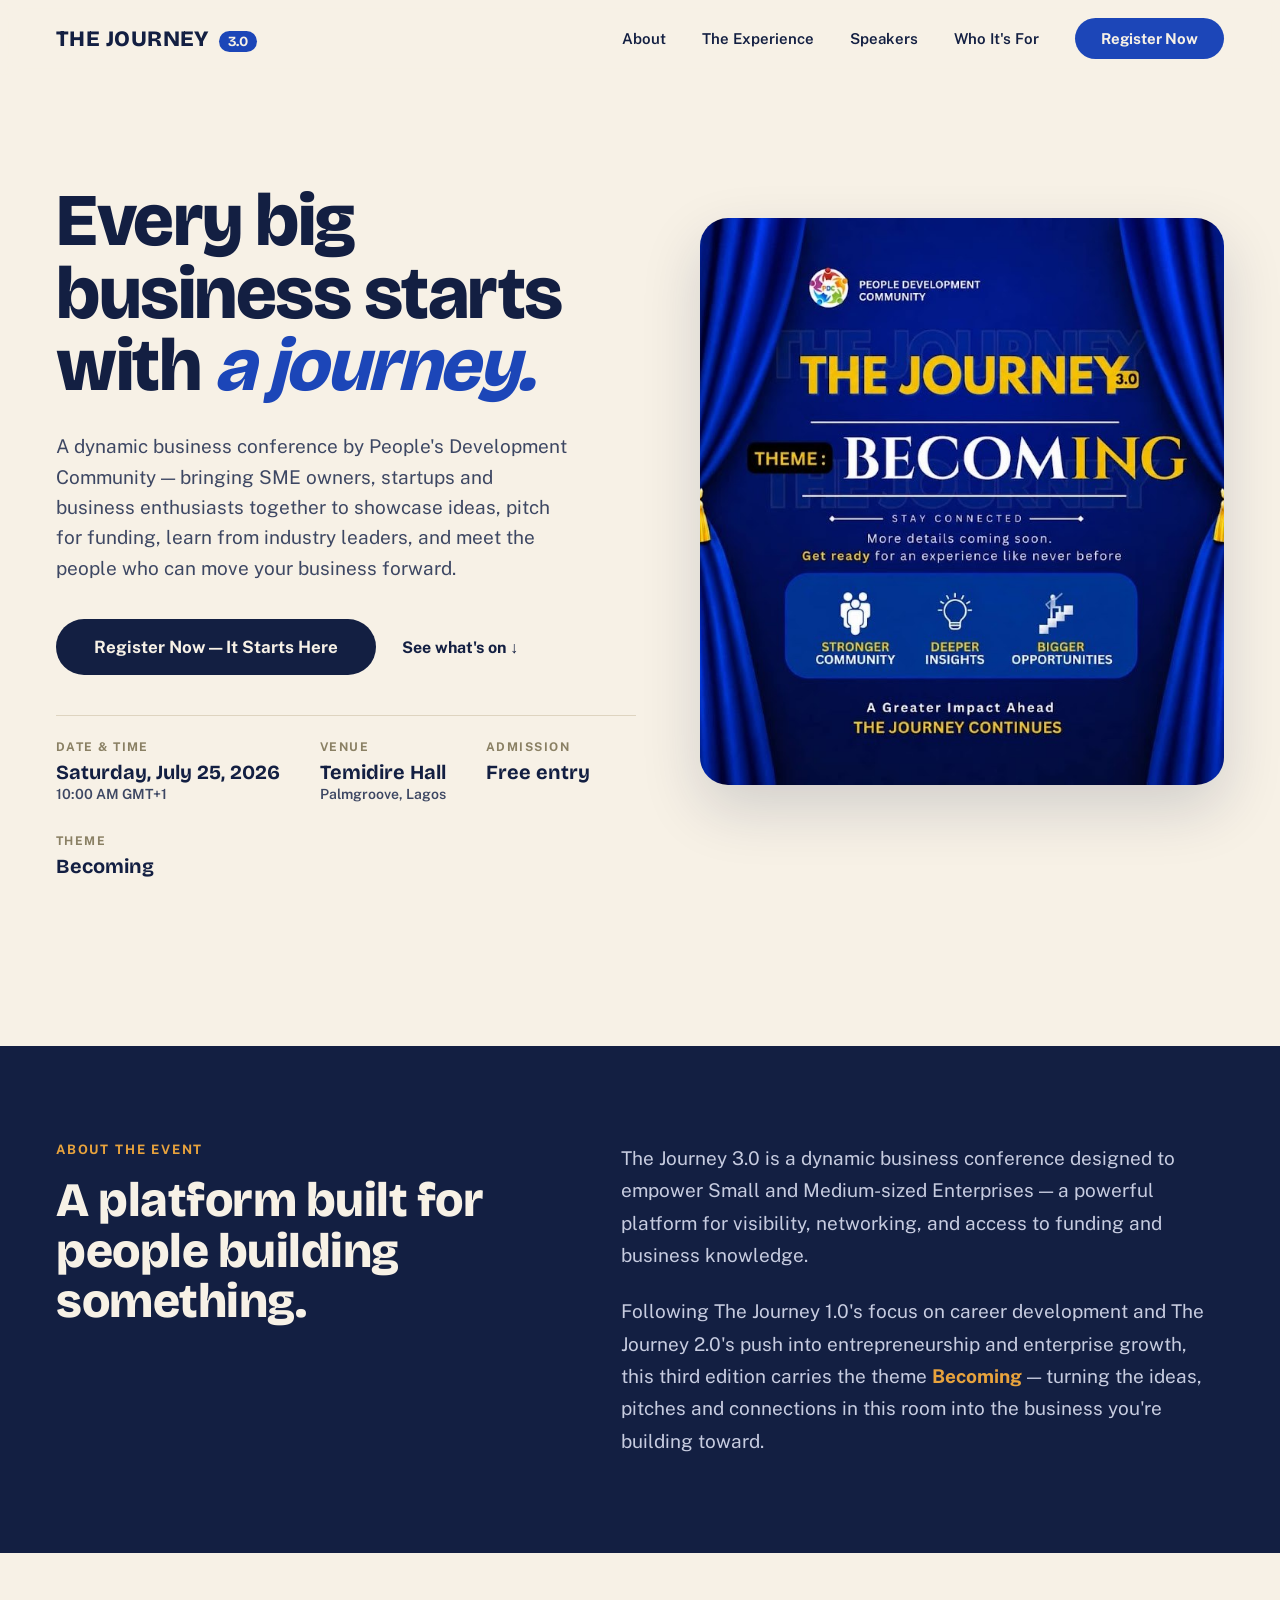
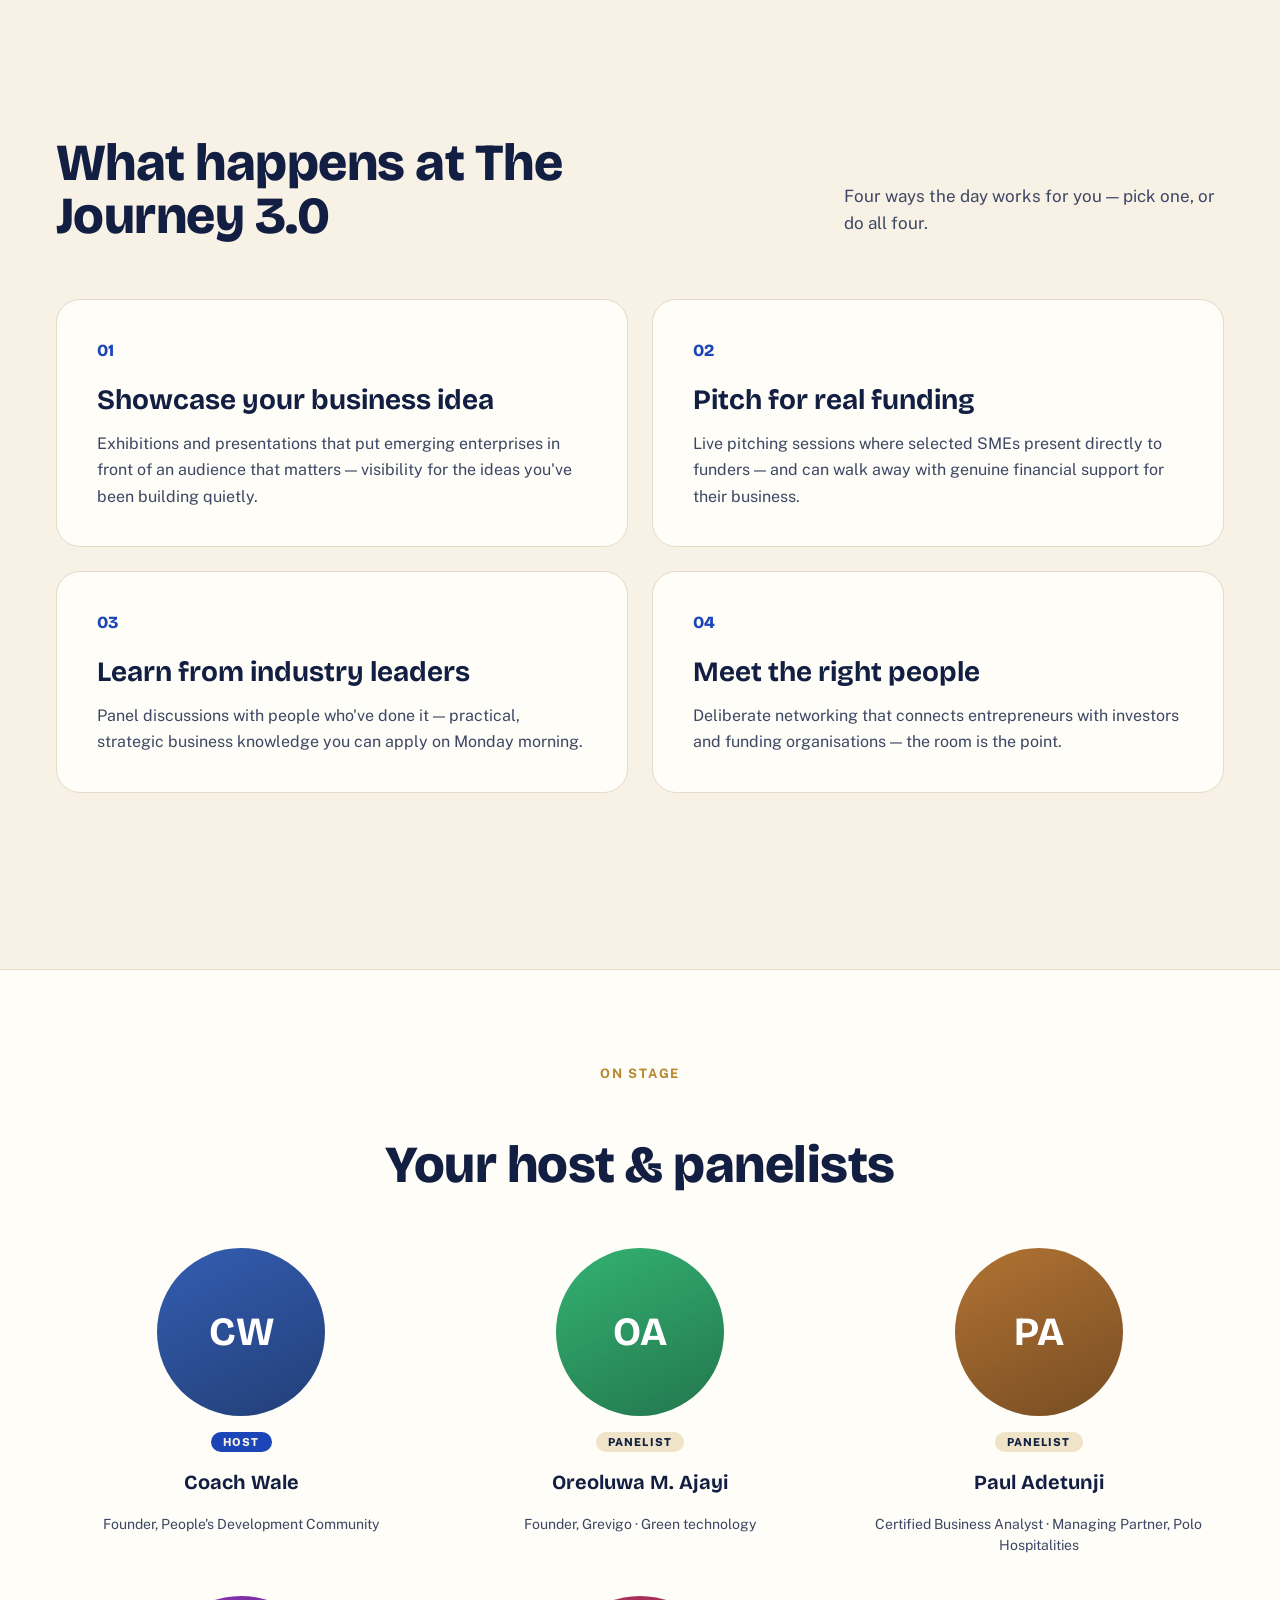
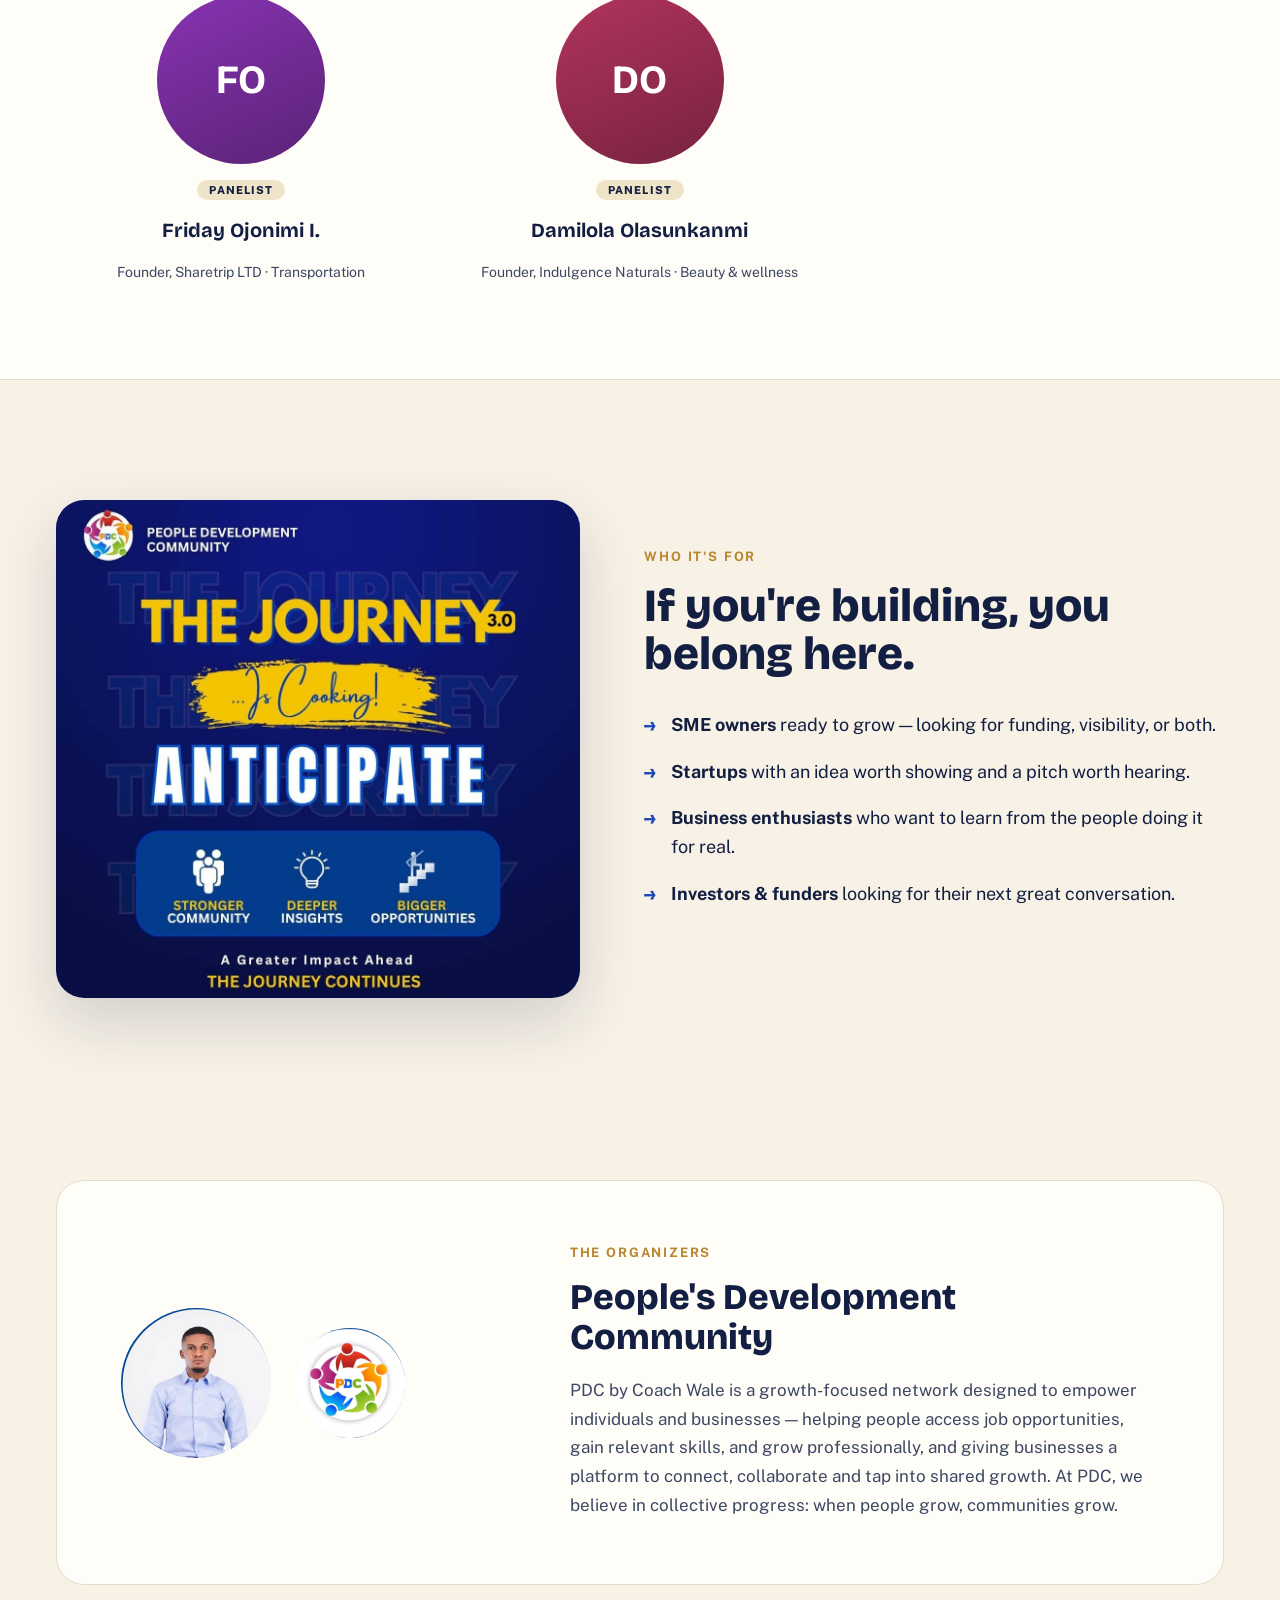
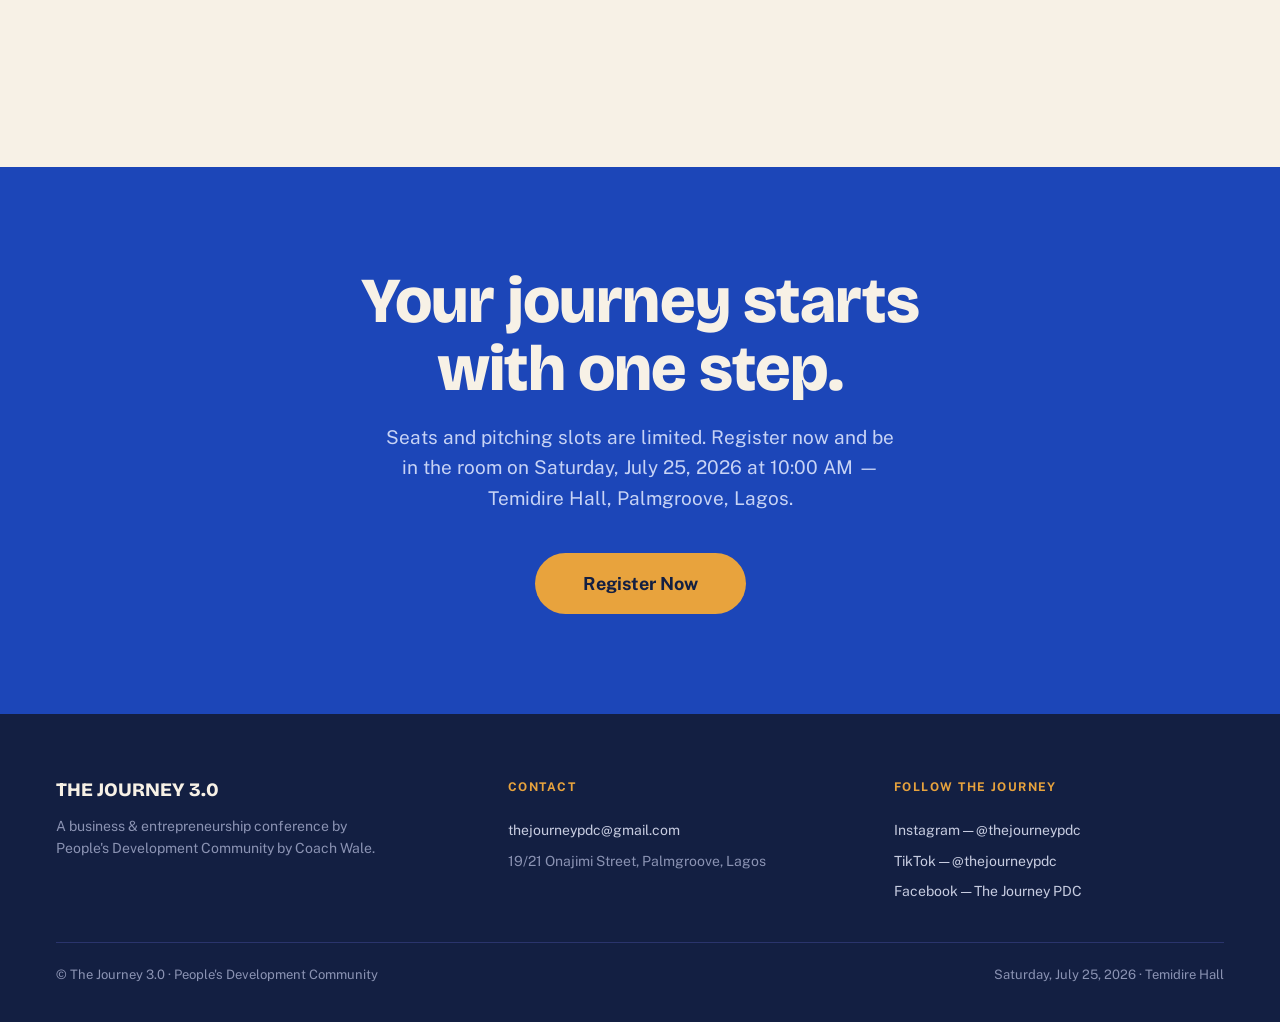
<file: index.html>
<!DOCTYPE html>
<html lang="en">
<head>
<meta charset="UTF-8">
<meta name="viewport" content="width=device-width, initial-scale=1">
<title>The Journey 3.0 — A Business &amp; Entrepreneurship Conference by PDC</title>
<meta name="description" content="The Journey 3.0 — a business conference by People's Development Community. Showcase your idea, pitch for funding, learn from industry leaders, and network. Saturday, July 25, 2026 · Temidire Hall, Palmgroove, Lagos.">
<link rel="icon" href="data:image/svg+xml,%3Csvg xmlns='http://www.w3.org/2000/svg' viewBox='0 0 100 100'%3E%3Crect width='100' height='100' rx='22' fill='%231C46B8'/%3E%3Ctext x='50' y='66' font-family='Georgia,serif' font-size='54' font-weight='bold' fill='%23F7F1E6' text-anchor='middle'%3EJ%3C/text%3E%3C/svg%3E">
<link rel="preconnect" href="https://fonts.googleapis.com">
<link rel="preconnect" href="https://fonts.gstatic.com" crossorigin>
<link href="https://fonts.googleapis.com/css2?family=Bricolage+Grotesque:opsz,wght@12..96,400;12..96,500;12..96,600;12..96,700;12..96,800&family=Public+Sans:wght@400;500;600;700&display=swap" rel="stylesheet">
<link rel="stylesheet" href="css/style.css">
<script>document.documentElement.classList.add('has-js');</script>
</head>
<body>

<a class="skip-link" href="#main">Skip to content</a>

<!-- NAV -->
<header class="site-header" id="site-header">
  <nav class="nav" aria-label="Primary">
    <a href="#top" class="brand">
      <span class="brand-name">THE JOURNEY</span>
      <span class="brand-badge">3.0</span>
    </a>

    <button class="nav-toggle" id="navToggle" aria-expanded="false" aria-controls="navLinks" aria-label="Toggle menu">
      <span></span><span></span><span></span>
    </button>

    <div class="nav-links" id="navLinks">
      <a href="#about">About</a>
      <a href="#experience">The Experience</a>
      <a href="#speakers">Speakers</a>
      <a href="#who">Who It's For</a>
      <a href="https://docs.google.com/forms/d/e/1FAIpQLSeCxUw0g_NNE8lM4z4w_Zka0_Lqnj76fguVW5Y6GfzP4TiDfA/viewform" class="btn btn-primary btn-nav">Register Now</a>
    </div>
  </nav>
</header>

<main id="main">

  <!-- HERO -->
  <section class="hero" id="top">
    <div class="hero-inner reveal">
      <div class="hero-copy">
        <h1 class="hero-title">
          Every big<br>business starts<br>with <em>a journey.</em>
        </h1>
        <p class="hero-lede">
          A dynamic business conference by People's Development Community — bringing SME owners, startups and business enthusiasts together to showcase ideas, pitch for funding, learn from industry leaders, and meet the people who can move your business forward.
        </p>
        <div class="hero-actions">
          <a href="https://docs.google.com/forms/d/e/1FAIpQLSeCxUw0g_NNE8lM4z4w_Zka0_Lqnj76fguVW5Y6GfzP4TiDfA/viewform" class="btn btn-dark">Register Now — It Starts Here</a>
          <a href="#experience" class="btn btn-ghost">See what's on ↓</a>
        </div>
        <div class="hero-stats">
          <div class="stat">
            <div class="stat-label">Date &amp; time</div>
            <div class="stat-value">Saturday, July 25, 2026</div>
            <div class="stat-sub">10:00 AM GMT+1</div>
          </div>
          <div class="stat">
            <div class="stat-label">Venue</div>
            <div class="stat-value">Temidire Hall</div>
            <div class="stat-sub">Palmgroove, Lagos</div>
          </div>
          <div class="stat">
            <div class="stat-label">Admission</div>
            <div class="stat-value">Free entry</div>
          </div>
          <div class="stat">
            <div class="stat-label">Theme</div>
            <div class="stat-value">Becoming</div>
          </div>
        </div>
      </div>

      <div class="hero-media">
        <div class="hero-photo-frame">
          <img class="hero-photo" src="assets/images/hero-teaser.jpg" alt="The Journey 3.0 — theme: Becoming. Stronger community, deeper insights, bigger opportunities.">
        </div>
      </div>
    </div>
  </section>

  <!-- ABOUT -->
  <section class="about" id="about">
    <div class="about-inner reveal">
      <div class="about-head">
        <div class="eyebrow eyebrow-amber">About the event</div>
        <h2>A platform built for people building something.</h2>
      </div>
      <div class="about-body">
        <p>The Journey 3.0 is a dynamic business conference designed to empower Small and Medium-sized Enterprises — a powerful platform for visibility, networking, and access to funding and business knowledge.</p>
        <p>Following The Journey 1.0's focus on career development and The Journey 2.0's push into entrepreneurship and enterprise growth, this third edition carries the theme <strong>Becoming</strong> — turning the ideas, pitches and connections in this room into the business you're building toward.</p>
      </div>
    </div>
  </section>

  <!-- EXPERIENCE / PILLARS -->
  <section class="experience" id="experience">
    <div class="section-head reveal">
      <h2>What happens at The Journey 3.0</h2>
      <p>Four ways the day works for you — pick one, or do all four.</p>
    </div>
    <div class="pillars">
      <div class="pillar reveal">
        <div class="pillar-num">01</div>
        <h3>Showcase your business idea</h3>
        <p>Exhibitions and presentations that put emerging enterprises in front of an audience that matters — visibility for the ideas you've been building quietly.</p>
      </div>
      <div class="pillar reveal">
        <div class="pillar-num">02</div>
        <h3>Pitch for real funding</h3>
        <p>Live pitching sessions where selected SMEs present directly to funders — and can walk away with genuine financial support for their business.</p>
      </div>
      <div class="pillar reveal">
        <div class="pillar-num">03</div>
        <h3>Learn from industry leaders</h3>
        <p>Panel discussions with people who've done it — practical, strategic business knowledge you can apply on Monday morning.</p>
      </div>
      <div class="pillar reveal">
        <div class="pillar-num">04</div>
        <h3>Meet the right people</h3>
        <p>Deliberate networking that connects entrepreneurs with investors and funding organisations — the room is the point.</p>
      </div>
    </div>
  </section>

  <!-- SPEAKERS -->
  <section class="speakers" id="speakers">
    <div class="speakers-inner">
      <div class="section-head center reveal">
        <div class="eyebrow eyebrow-gold">On stage</div>
        <h2>Your host &amp; panelists</h2>
      </div>
      <div class="speaker-grid">

        <div class="speaker reveal">
          <div class="speaker-photo placeholder-avatar" style="--avatar-hue:220;">CW</div>
          <div class="speaker-tag tag-host">Host</div>
          <div class="speaker-name">Coach Wale</div>
          <div class="speaker-role">Founder, People's Development Community</div>
        </div>

        <div class="speaker reveal">
          <div class="speaker-photo placeholder-avatar" style="--avatar-hue:150;">OA</div>
          <div class="speaker-tag tag-panelist">Panelist</div>
          <div class="speaker-name">Oreoluwa M. Ajayi</div>
          <div class="speaker-role">Founder, Grevigo · Green technology</div>
        </div>

        <div class="speaker reveal">
          <div class="speaker-photo placeholder-avatar" style="--avatar-hue:30;">PA</div>
          <div class="speaker-tag tag-panelist">Panelist</div>
          <div class="speaker-name">Paul Adetunji</div>
          <div class="speaker-role">Certified Business Analyst · Managing Partner, Polo Hospitalities</div>
        </div>

        <div class="speaker reveal">
          <div class="speaker-photo placeholder-avatar" style="--avatar-hue:280;">FO</div>
          <div class="speaker-tag tag-panelist">Panelist</div>
          <div class="speaker-name">Friday Ojonimi I.</div>
          <div class="speaker-role">Founder, Sharetrip LTD · Transportation</div>
        </div>

        <div class="speaker reveal">
          <div class="speaker-photo placeholder-avatar" style="--avatar-hue:340;">DO</div>
          <div class="speaker-tag tag-panelist">Panelist</div>
          <div class="speaker-name">Damilola Olasunkanmi</div>
          <div class="speaker-role">Founder, Indulgence Naturals · Beauty &amp; wellness</div>
        </div>

      </div>
    </div>
  </section>

  <!-- WHO IT'S FOR -->
  <section class="who" id="who">
    <div class="who-inner">
      <div class="who-media reveal">
        <img class="who-photo" src="assets/images/who-teaser.jpg" alt="The Journey 3.0 — Anticipate. Stronger community, deeper insights, bigger opportunities.">
      </div>
      <div class="who-copy reveal">
        <div class="eyebrow eyebrow-gold">Who it's for</div>
        <h2>If you're building, you belong here.</h2>
        <div class="who-list">
          <div class="who-item">
            <span class="arrow">→</span>
            <p><strong>SME owners</strong> ready to grow — looking for funding, visibility, or both.</p>
          </div>
          <div class="who-item">
            <span class="arrow">→</span>
            <p><strong>Startups</strong> with an idea worth showing and a pitch worth hearing.</p>
          </div>
          <div class="who-item">
            <span class="arrow">→</span>
            <p><strong>Business enthusiasts</strong> who want to learn from the people doing it for real.</p>
          </div>
          <div class="who-item">
            <span class="arrow">→</span>
            <p><strong>Investors &amp; funders</strong> looking for their next great conversation.</p>
          </div>
        </div>
      </div>
    </div>
  </section>

  <!-- ORGANIZERS -->
  <section class="organizers">
    <div class="organizers-card reveal">
      <div class="organizers-media">
        <div class="organizer-photo">
          <img src="assets/images/organizer-wale.jpg" alt="Coach Wale, founder of People's Development Community" loading="lazy">
        </div>
        <div class="organizer-logo">
          <img src="assets/images/pdc-logo.jpg" alt="People's Development Community (PDC) logo" loading="lazy">
        </div>
      </div>
      <div class="organizers-copy">
        <div class="eyebrow eyebrow-gold">The organizers</div>
        <h2>People's Development Community</h2>
        <p>PDC by Coach Wale is a growth-focused network designed to empower individuals and businesses — helping people access job opportunities, gain relevant skills, and grow professionally, and giving businesses a platform to connect, collaborate and tap into shared growth. At PDC, we believe in collective progress: when people grow, communities grow.</p>
      </div>
    </div>
  </section>

  <!-- REGISTER CTA -->
  <section class="cta">
    <div class="cta-inner reveal">
      <h2>Your journey starts<br>with one step.</h2>
      <p>Seats and pitching slots are limited. Register now and be in the room on Saturday, July 25, 2026 at 10:00 AM — Temidire Hall, Palmgroove, Lagos.</p>
      <a href="https://docs.google.com/forms/d/e/1FAIpQLSeCxUw0g_NNE8lM4z4w_Zka0_Lqnj76fguVW5Y6GfzP4TiDfA/viewform" class="btn btn-amber">Register Now</a>
    </div>
  </section>

</main>

<!-- FOOTER -->
<footer class="site-footer">
  <div class="footer-inner">
    <div class="footer-grid">
      <div class="footer-brand">
        <span class="footer-brand-name">THE JOURNEY 3.0</span>
        <p>A business &amp; entrepreneurship conference by People's Development Community by Coach Wale.</p>
      </div>
      <div class="footer-col">
        <div class="footer-heading">Contact</div>
        <a href="mailto:thejourneypdc@gmail.com">thejourneypdc@gmail.com</a>
        <span>19/21 Onajimi Street, Palmgroove, Lagos</span>
      </div>
      <div class="footer-col">
        <div class="footer-heading">Follow the journey</div>
        <a href="https://www.instagram.com/thejourneypdc" target="_blank" rel="noopener">Instagram — @thejourneypdc</a>
        <a href="https://www.tiktok.com/@thejourneypdc" target="_blank" rel="noopener">TikTok — @thejourneypdc</a>
        <a href="https://www.facebook.com/share/18szcYSQQF/" target="_blank" rel="noopener">Facebook — The Journey PDC</a>
      </div>
    </div>
    <div class="footer-bottom">
      <span>© The Journey 3.0 · People's Development Community</span>
      <span>Saturday, July 25, 2026 · Temidire Hall</span>
    </div>
  </div>
</footer>

<script src="js/script.js"></script>
</body>
</html>
</file>
<file: css/style.css>
/* ---------------------------------------------------
   The Journey 3.0 — stylesheet
   Brand: warm cream + cobalt blue + amber accents
--------------------------------------------------- */

:root {
  --cream: #F7F1E6;
  --cream-card: #FFFDF8;
  --ink: #131F42;
  --ink-soft: #3D4763;
  --cobalt: #1C46B8;
  --cobalt-dark: #16368F;
  --amber: #E8A33D;
  --border: #E5DCC8;
  --border-soft: #DED4C0;
  --muted-gold: #8A8064;
  --gold-label: #B8862F;
  --footer-bg: #131F42;
  --footer-muted: #8B93B3;
  --footer-border: #2A346C;

  --font-display: 'Bricolage Grotesque', sans-serif;
  --font-body: 'Public Sans', sans-serif;

  --container: 1360px;
  --pad: clamp(20px, 5vw, 56px);

  --ease: cubic-bezier(0.16, 1, 0.3, 1);
}

* { box-sizing: border-box; }

html {
  scroll-behavior: smooth;
}

body {
  margin: 0;
  padding: 0;
  background: var(--cream);
  font-family: var(--font-body);
  color: var(--ink);
  -webkit-font-smoothing: antialiased;
  overflow-x: hidden;
}

a {
  color: var(--cobalt);
  text-decoration: none;
  transition: color 0.2s var(--ease);
}
a:hover { color: var(--amber); }

img { max-width: 100%; display: block; }

h1, h2, h3 {
  font-family: var(--font-display);
  margin: 0;
}

p { margin: 0; }

.skip-link {
  position: absolute;
  left: -999px;
  top: 0;
  background: var(--ink);
  color: var(--cream);
  padding: 12px 20px;
  border-radius: 0 0 8px 0;
  z-index: 1000;
}
.skip-link:focus {
  left: 0;
  color: var(--cream);
}

/* ---------- Buttons ---------- */
.btn {
  display: inline-block;
  font-weight: 700;
  border-radius: 99px;
  text-align: center;
  transition: background 0.25s var(--ease), color 0.25s var(--ease), transform 0.2s var(--ease), box-shadow 0.25s var(--ease);
  white-space: nowrap;
}
.btn:active { transform: translateY(1px); }

.btn-primary {
  font-size: 15px;
  color: var(--cream);
  background: var(--cobalt);
  padding: 12px 26px;
}
.btn-primary:hover { background: var(--cobalt-dark); color: var(--cream); box-shadow: 0 8px 20px rgba(28,70,184,0.25); }

.btn-dark {
  font-size: 17px;
  color: var(--cream);
  background: var(--ink);
  padding: 18px 38px;
}
.btn-dark:hover { background: var(--cobalt); color: var(--cream); box-shadow: 0 10px 28px rgba(19,31,66,0.25); }

.btn-ghost {
  font-size: 16px;
  color: var(--ink);
  padding: 18px 10px;
  background: transparent;
}
.btn-ghost:hover { color: var(--cobalt); transform: translateX(2px); }

.btn-amber {
  font-size: 18px;
  color: var(--ink);
  background: var(--amber);
  padding: 20px 48px;
}
.btn-amber:hover { background: var(--cream); color: var(--ink); box-shadow: 0 10px 30px rgba(0,0,0,0.15); }

/* ---------- Nav ---------- */
.site-header {
  position: sticky;
  top: 0;
  z-index: 100;
  background: rgba(247, 241, 230, 0.85);
  backdrop-filter: blur(10px);
  -webkit-backdrop-filter: blur(10px);
  transition: box-shadow 0.3s var(--ease);
}
.site-header.scrolled {
  box-shadow: 0 4px 20px rgba(19, 31, 66, 0.08);
}

.nav {
  display: flex;
  align-items: center;
  justify-content: space-between;
  padding: 18px var(--pad);
  max-width: var(--container);
  margin: 0 auto;
  position: relative;
}

.brand {
  display: flex;
  align-items: baseline;
  gap: 10px;
  color: var(--ink);
  position: relative;
  z-index: 111;
}
.brand:hover { color: var(--ink); }
.brand-name {
  font-family: var(--font-display);
  font-weight: 800;
  font-size: clamp(17px, 3vw, 22px);
  letter-spacing: 0.02em;
}
.brand-badge {
  font-family: var(--font-display);
  font-weight: 700;
  font-size: 14px;
  color: var(--cream);
  background: var(--cobalt);
  padding: 2px 9px;
  border-radius: 99px;
}

.nav-links {
  display: flex;
  align-items: center;
  gap: 36px;
}
.nav-links a:not(.btn) {
  font-size: 15px;
  font-weight: 600;
  color: var(--ink);
}
.nav-links a:not(.btn):hover { color: var(--cobalt); }

.nav-toggle {
  display: none;
  flex-direction: column;
  justify-content: center;
  align-items: center;
  gap: 5px;
  width: 42px;
  height: 42px;
  background: none;
  border: none;
  cursor: pointer;
  z-index: 110;
}
.nav-toggle span {
  display: block;
  width: 22px;
  height: 2px;
  background: var(--ink);
  border-radius: 2px;
  transition: transform 0.3s var(--ease), opacity 0.3s var(--ease);
}
.nav-toggle[aria-expanded="true"] span:nth-child(1) { transform: translateY(7px) rotate(45deg); }
.nav-toggle[aria-expanded="true"] span:nth-child(2) { opacity: 0; }
.nav-toggle[aria-expanded="true"] span:nth-child(3) { transform: translateY(-7px) rotate(-45deg); }

/* ---------- Layout helpers ---------- */
main > section,
.hero {
  max-width: var(--container);
  margin: 0 auto;
}
main > section + section {
  margin-top: 80px;
}

.eyebrow {
  font-size: 13px;
  font-weight: 700;
  letter-spacing: 0.14em;
  text-transform: uppercase;
  margin-bottom: 18px;
}
.eyebrow-amber { color: var(--amber); }
.eyebrow-gold { color: var(--gold-label); }

/* ---------- Hero ---------- */
.hero { padding: clamp(24px, 4vw, 48px) var(--pad) clamp(48px, 8vw, 88px); }

.hero-inner {
  display: grid;
  grid-template-columns: minmax(0, 1.05fr) minmax(0, 0.95fr);
  gap: clamp(32px, 6vw, 64px);
  align-items: center;
}

.hero-title {
  font-weight: 800;
  font-size: clamp(40px, 5.8vw, 84px);
  line-height: 0.98;
  letter-spacing: -0.02em;
  margin: 60px 0 clamp(20px, 3vw, 28px);
}
.hero-title em { font-style: italic; color: var(--cobalt); }

.hero-lede {
  font-size: clamp(16px, 1.8vw, 19px);
  line-height: 1.6;
  color: var(--ink-soft);
  max-width: 520px;
  margin: 0 0 clamp(24px, 4vw, 36px);
  text-wrap: pretty;
}

.hero-actions {
  display: flex;
  flex-wrap: wrap;
  align-items: center;
  gap: 16px;
  margin-bottom: clamp(28px, 4vw, 40px);
}

.hero-stats {
  display: flex;
  flex-wrap: wrap;
  gap: 32px 40px;
  border-top: 1.5px solid var(--border-soft);
  padding-top: 24px;
}
.stat-label {
  font-size: 12px;
  font-weight: 700;
  letter-spacing: 0.12em;
  text-transform: uppercase;
  color: var(--muted-gold);
  margin-bottom: 6px;
}
.stat-value {
  font-family: var(--font-display);
  font-size: 20px;
  font-weight: 700;
}
.stat-sub {
  font-size: 14px;
  font-weight: 600;
  color: var(--ink-soft);
  margin-top: 2px;
}

.hero-media { position: relative; }
.hero-photo-frame {
  position: relative;
  width: 100%;
  aspect-ratio: 1 / 1.08;
  min-height: 320px;
  border-radius: 28px;
  overflow: hidden;
  box-shadow: 0 24px 60px rgba(19,31,66,0.16);
}
.hero-photo {
  position: absolute;
  inset: 0;
  width: 100%;
  height: 100%;
  object-fit: cover;
  transition: transform 0.6s var(--ease);
}
.hero-photo-frame:hover .hero-photo { transform: scale(1.03); }

/* ---------- Image placeholders ---------- */
.img-placeholder {
  position: absolute;
  inset: 0;
  width: 100%;
  height: 100%;
  border-radius: 28px;
  border: 2px dashed var(--border-soft);
  background: linear-gradient(145deg, rgba(28,70,184,0.06), rgba(232,163,61,0.08));
  display: flex;
  flex-direction: column;
  align-items: center;
  justify-content: center;
  gap: 14px;
  color: var(--muted-gold);
  text-align: center;
  padding: 24px;
}
.img-placeholder svg {
  width: 40px;
  height: 40px;
  color: var(--cobalt);
  opacity: 0.6;
}
.img-placeholder span {
  font-size: 14px;
  font-weight: 600;
  max-width: 240px;
  line-height: 1.5;
}

.who-media {
  position: relative;
  width: 100%;
  aspect-ratio: 1 / 0.95;
  min-height: 260px;
  margin-top: 40px;
  border-radius: 28px;
  overflow: hidden;
  box-shadow: 0 24px 60px rgba(19,31,66,0.16);
}
.who-media .img-placeholder { position: absolute; }
.who-photo {
  position: absolute;
  inset: 0;
  width: 100%;
  height: 100%;
  object-fit: cover;
  transition: transform 0.6s var(--ease);
}
.who-media:hover .who-photo { transform: scale(1.03); }

/* ---------- About ---------- */
.about {
  background: var(--ink);
  color: var(--cream);
  max-width: none;
}
.about-inner {
  max-width: var(--container);
  margin: 0 auto;
  padding: clamp(56px, 9vw, 96px) var(--pad);
  display: grid;
  grid-template-columns: 0.9fr 1.1fr;
  gap: clamp(32px, 6vw, 72px);
  align-items: start;
}
.about-head h2 {
  font-weight: 800;
  font-size: clamp(30px, 4vw, 48px);
  line-height: 1.05;
  letter-spacing: -0.01em;
}
.about-body {
  display: flex;
  flex-direction: column;
  gap: 24px;
}
.about-body p {
  font-size: clamp(16px, 1.8vw, 19px);
  line-height: 1.7;
  color: #C7CCE0;
  text-wrap: pretty;
}
.about-body strong { color: var(--amber); }

/* ---------- Experience / pillars ---------- */
.experience { padding: clamp(56px, 9vw, 104px) var(--pad) clamp(56px, 8vw, 96px); }

.section-head {
  display: flex;
  align-items: end;
  justify-content: space-between;
  gap: 40px;
  margin-bottom: clamp(36px, 6vw, 56px);
  flex-wrap: wrap;
}
.section-head h2 {
  font-weight: 800;
  font-size: clamp(30px, 4.2vw, 52px);
  line-height: 1.02;
  letter-spacing: -0.01em;
  max-width: 560px;
}
.section-head p {
  font-size: 17px;
  line-height: 1.6;
  color: var(--ink-soft);
  max-width: 380px;
  margin-bottom: 6px;
  text-wrap: pretty;
}
.section-head.center {
  flex-direction: column;
  align-items: center;
  text-align: center;
}

.pillars {
  display: grid;
  grid-template-columns: repeat(2, minmax(0, 1fr));
  gap: 24px;
}
.pillar {
  background: var(--cream-card);
  border: 1.5px solid var(--border);
  border-radius: 24px;
  padding: clamp(28px, 4vw, 40px) clamp(24px, 4vw, 40px) clamp(24px, 4vw, 36px);
  transition: border-color 0.3s var(--ease), transform 0.3s var(--ease), box-shadow 0.3s var(--ease);
}
.pillar:hover {
  border-color: var(--cobalt);
  transform: translateY(-4px);
  box-shadow: 0 16px 36px rgba(19,31,66,0.08);
}
.pillar-num {
  font-family: var(--font-display);
  font-weight: 800;
  font-size: 17px;
  color: var(--cobalt);
  margin-bottom: 22px;
}
.pillar h3 {
  font-weight: 700;
  font-size: clamp(22px, 2.4vw, 28px);
  margin: 0 0 14px;
}
.pillar p {
  font-size: 16px;
  line-height: 1.65;
  color: var(--ink-soft);
  text-wrap: pretty;
}

/* ---------- Speakers ---------- */
.speakers {
  background: var(--cream-card);
  border-top: 1.5px solid var(--border);
  border-bottom: 1.5px solid var(--border);
  max-width: none;
}
.speakers-inner {
  max-width: var(--container);
  margin: 0 auto;
  padding: clamp(56px, 9vw, 96px) var(--pad);
}
.speaker-grid {
  display: grid;
  grid-template-columns: repeat(5, minmax(0, 1fr));
  gap: 28px;
}
.speaker {
  display: flex;
  flex-direction: column;
  align-items: center;
  text-align: center;
  gap: 16px;
}
.speaker-photo {
  width: clamp(120px, 16vw, 168px);
  aspect-ratio: 1 / 1;
  border-radius: 50%;
  overflow: hidden;
}
.speaker-photo img { width: 100%; height: 100%; object-fit: cover; }

.placeholder-avatar {
  display: flex;
  align-items: center;
  justify-content: center;
  font-family: var(--font-display);
  font-weight: 700;
  font-size: clamp(28px, 4vw, 40px);
  color: #fff;
  background: linear-gradient(155deg, hsl(var(--avatar-hue) 55% 45%), hsl(var(--avatar-hue) 55% 30%));
  transition: transform 0.3s var(--ease);
}
.speaker:hover .placeholder-avatar { transform: scale(1.04); }

.speaker-tag {
  display: inline-block;
  font-size: 11px;
  font-weight: 800;
  letter-spacing: 0.1em;
  text-transform: uppercase;
  border-radius: 99px;
  padding: 4px 12px;
}
.tag-host { color: var(--cream); background: var(--cobalt); }
.tag-panelist { color: var(--ink); background: #F0E4C8; }

.speaker-name {
  font-family: var(--font-display);
  font-weight: 700;
  font-size: clamp(17px, 2vw, 20px);
  margin-top: 2px;
}
.speaker-role {
  font-size: 14px;
  line-height: 1.5;
  color: var(--ink-soft);
  margin-top: 4px;
}

/* ---------- Who it's for ---------- */
.who { padding: 0 var(--pad) clamp(56px, 8vw, 104px); }
.who-inner {
  display: grid;
  grid-template-columns: minmax(0, 0.95fr) minmax(0, 1.05fr);
  gap: clamp(32px, 6vw, 64px);
  align-items: center;
}
.who-copy h2 {
  font-weight: 800;
  font-size: clamp(28px, 3.6vw, 46px);
  line-height: 1.05;
  margin: 0 0 clamp(20px, 3vw, 32px);
}
.who-list {
  display: flex;
  flex-direction: column;
  gap: 18px;
}
.who-item {
  display: flex;
  gap: 16px;
  align-items: baseline;
}
.who-item .arrow {
  font-family: var(--font-display);
  font-weight: 800;
  color: var(--cobalt);
  font-size: 18px;
  flex-shrink: 0;
}
.who-item p {
  font-size: clamp(16px, 1.8vw, 18px);
  line-height: 1.6;
  color: var(--ink);
}

/* ---------- Organizers ---------- */
.organizers { padding: 0 var(--pad) clamp(56px, 8vw, 104px); }
.organizers-card {
  background: var(--cream-card);
  border: 1.5px solid var(--border);
  border-radius: 28px;
  padding: clamp(32px, 5vw, 64px);
  display: grid;
  grid-template-columns: minmax(0, 0.4fr) minmax(0, 0.6fr);
  gap: clamp(32px, 5vw, 56px);
  align-items: center;
}
.organizers-media {
  display: flex;
  align-items: center;
  gap: 24px;
}
.organizer-photo {
  width: clamp(100px, 15vw, 150px);
  aspect-ratio: 1/1;
  border-radius: 50%;
  overflow: hidden;
  flex-shrink: 0;
}
.organizer-logo {
  width: clamp(76px, 11vw, 110px);
  aspect-ratio: 1/1;
  border-radius: 50%;
  overflow: hidden;
  flex-shrink: 0;
}
.organizer-photo img, .organizer-logo img { width: 100%; height: 100%; object-fit: cover; }
.organizers-copy h2 {
  font-weight: 800;
  font-size: clamp(24px, 3vw, 36px);
  line-height: 1.1;
  margin: 0 0 18px;
}
.organizers-copy p {
  font-size: 17px;
  line-height: 1.7;
  color: var(--ink-soft);
  text-wrap: pretty;
}

/* ---------- CTA ---------- */
.cta {
  background: var(--cobalt);
  color: var(--cream);
  max-width: none;
}
.cta-inner {
  max-width: var(--container);
  margin: 0 auto;
  padding: clamp(56px, 9vw, 100px) var(--pad);
  text-align: center;
}
.cta h2 {
  font-weight: 800;
  font-size: clamp(32px, 5vw, 64px);
  line-height: 1.05;
  letter-spacing: -0.015em;
  margin: 0 0 20px;
}
.cta p {
  font-size: clamp(16px, 1.8vw, 19px);
  line-height: 1.6;
  color: #C7D3F5;
  max-width: 520px;
  margin: 0 auto 40px;
  text-wrap: pretty;
}

/* ---------- Footer ---------- */
.site-footer {
  background: var(--footer-bg);
  color: var(--footer-muted);
}
.footer-inner {
  max-width: var(--container);
  margin: 0 auto;
  padding: clamp(40px, 7vw, 64px) var(--pad) 40px;
}
.footer-grid {
  display: grid;
  grid-template-columns: minmax(0, 1.2fr) minmax(0, 1fr) minmax(0, 1fr);
  gap: clamp(28px, 5vw, 56px);
  padding-bottom: 40px;
  border-bottom: 1px solid var(--footer-border);
}
.footer-brand-name {
  font-family: var(--font-display);
  font-weight: 800;
  font-size: 19px;
  color: var(--cream);
  display: block;
  margin-bottom: 14px;
}
.footer-brand p {
  font-size: 14px;
  line-height: 1.6;
  max-width: 320px;
}
.footer-heading {
  font-size: 12px;
  font-weight: 700;
  letter-spacing: 0.12em;
  text-transform: uppercase;
  color: var(--amber);
  margin-bottom: 14px;
}
.footer-col {
  display: flex;
  flex-direction: column;
  gap: 8px;
  font-size: 14px;
  line-height: 1.6;
}
.footer-col a { color: #C7CCE0; }
.footer-col a:hover { color: var(--amber); }

.footer-bottom {
  padding-top: 24px;
  font-size: 13px;
  display: flex;
  justify-content: space-between;
  flex-wrap: wrap;
  gap: 8px;
}

/* ---------- Scroll reveal animation ---------- */
/* Content is visible by default (no-JS / JS-failure safe). The reveal
   animation only applies once .has-js is set by an early inline script. */
.reveal {
  transition: opacity 0.7s var(--ease), transform 0.7s var(--ease);
}
.has-js .reveal {
  opacity: 0;
  transform: translateY(28px);
}
.has-js .reveal.is-visible {
  opacity: 1;
  transform: translateY(0);
}
.pillars .pillar.reveal:nth-child(2) { transition-delay: 0.08s; }
.pillars .pillar.reveal:nth-child(3) { transition-delay: 0.16s; }
.pillars .pillar.reveal:nth-child(4) { transition-delay: 0.24s; }
.speaker-grid .speaker.reveal:nth-child(2) { transition-delay: 0.06s; }
.speaker-grid .speaker.reveal:nth-child(3) { transition-delay: 0.12s; }
.speaker-grid .speaker.reveal:nth-child(4) { transition-delay: 0.18s; }
.speaker-grid .speaker.reveal:nth-child(5) { transition-delay: 0.24s; }

@media (prefers-reduced-motion: reduce) {
  html { scroll-behavior: auto; }
  .reveal, .btn, .pillar, .placeholder-avatar, .nav-toggle span {
    transition: none !important;
    animation: none !important;
  }
  .reveal { opacity: 1; transform: none; }
}

/* =====================================================
   Responsive breakpoints
===================================================== */

/* Tablet */
@media (max-width: 980px) {
  .hero-inner {
    grid-template-columns: minmax(0, 1fr);
  }
  .hero-photo-frame { aspect-ratio: 16/10; min-height: 260px; }

  .about-inner { grid-template-columns: minmax(0, 1fr); }

  .who-inner { grid-template-columns: minmax(0, 1fr); }
  .who-media { order: -1; }

  .organizers-card { grid-template-columns: minmax(0, 1fr); text-align: center; }
  .organizers-media { justify-content: center; }

  .footer-grid { grid-template-columns: minmax(0, 1fr) minmax(0, 1fr); }
  .footer-brand { grid-column: 1 / -1; }
}

/* Nav collapses */
@media (max-width: 860px) {
  .nav-toggle { display: flex; }

  .nav-links {
    position: fixed;
    inset: 0 0 auto 0;
    top: 0;
    background: var(--cream);
    flex-direction: column;
    align-items: stretch;
    gap: 0;
    padding: 90px 32px 32px;
    transform: translateY(-100%);
    opacity: 0;
    visibility: hidden;
    transition: transform 0.4s var(--ease), opacity 0.4s var(--ease), visibility 0.4s;
    box-shadow: 0 20px 40px rgba(19,31,66,0.12);
  }
  .nav-links.is-open {
    transform: translateY(0);
    opacity: 1;
    visibility: visible;
  }
  .nav-links a:not(.btn) {
    font-size: 20px;
    padding: 16px 0;
    border-bottom: 1px solid var(--border);
  }
  .btn-nav { margin-top: 20px; text-align: center; }
}

.speaker-grid { grid-template-columns: repeat(3, minmax(0, 1fr)); row-gap: 40px; }

/* Mobile */
@media (max-width: 640px) {
  .pillars { grid-template-columns: minmax(0, 1fr); }
  .speaker-grid { grid-template-columns: repeat(2, minmax(0, 1fr)); }
  .hero-stats { gap: 24px 32px; }
  .hero-actions { flex-direction: column; align-items: stretch; }
  .hero-actions .btn { width: 100%; }
  .footer-grid { grid-template-columns: minmax(0, 1fr); }
  .footer-bottom { flex-direction: column; }
  .organizers-media { flex-direction: column; }
}

@media (max-width: 400px) {
  .speaker-grid { grid-template-columns: minmax(0, 1fr) minmax(0, 1fr); gap: 20px; }
}
</file>
